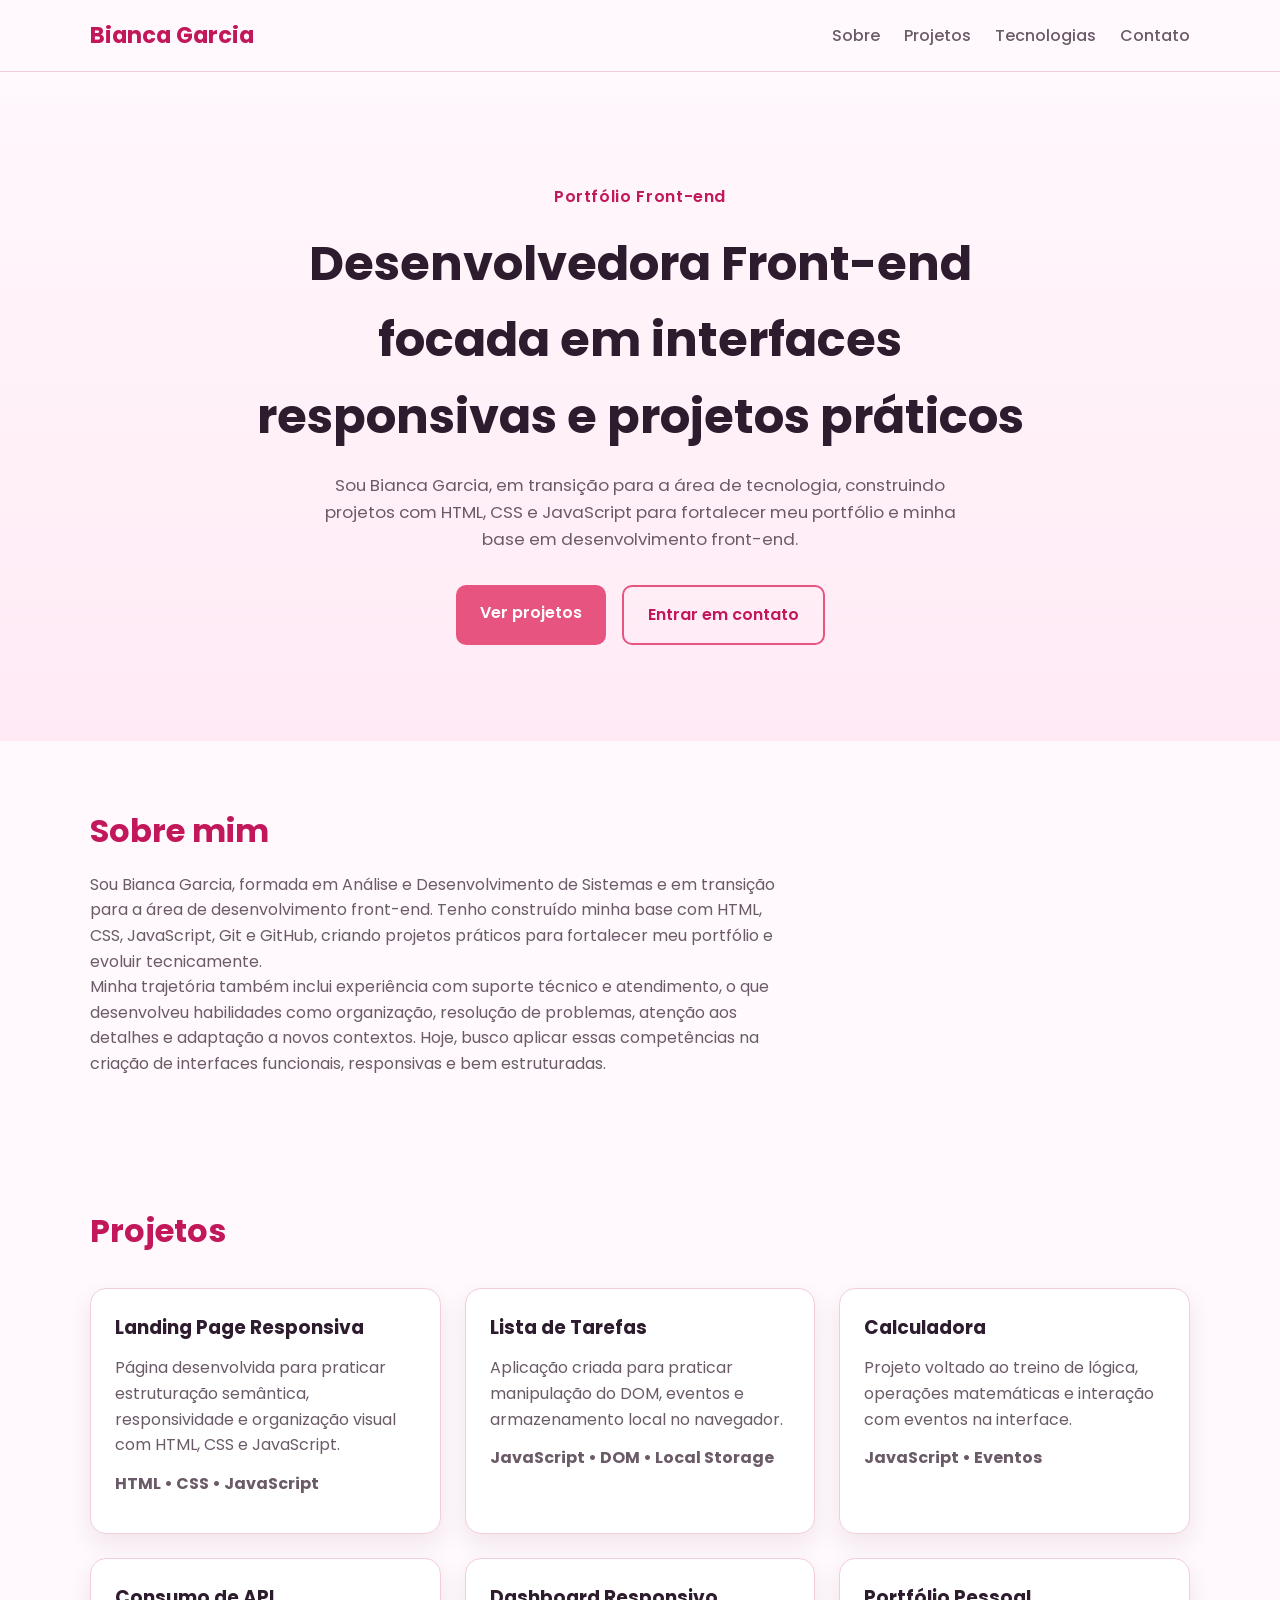
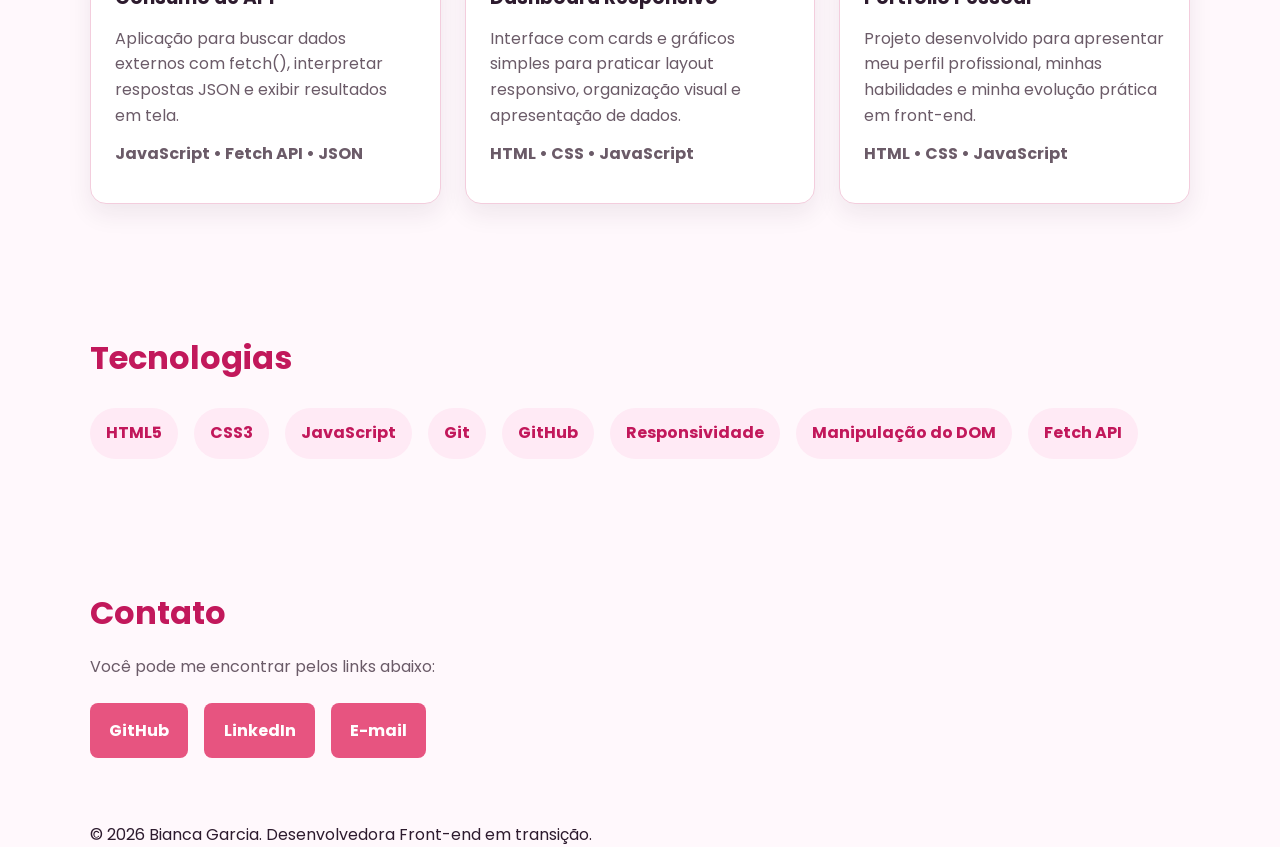
<file: index.html>
<!DOCTYPE html>
<html lang="pt-BR">

<head>
    <meta charset="UTF-8">
    <meta name="viewport" content="width=device-width, initial-scale=1.0">
    <title>Bianca Oliveira Garcia | Desenvolvedora Front-End</title>
    <link rel="preconnect" href="https://fonts.gstatic.com" crossorigin>
    <link href="https://fonts.googleapis.com/css2?family=Poppins:wght@400;500;600;700&display=swap" rel="stylesheet">
    <link rel="stylesheet" href="style.css">

</head>

<body><!-- logo/nome + menu -->
    <header class="header">
        <div class="container">

            <nav class="nav">

                <h1 class="logo">Bianca Garcia</h1>

                <ul class="nav-list">
                    <li><a href="#about">Sobre</a></li>
                    <li><a href="#projects">Projetos</a></li>
                    <li><a href="#skills">Tecnologias</a></li>
                    <li><a href="#contact">Contato</a></li>
                </ul>

            </nav>
        </div>

    </header>

    <main>
        <section class="hero" id="hero">
  <div class="container">
    <p class="hero-tag">Portfólio Front-end</p>

    <h2>Desenvolvedora Front-end focada em interfaces responsivas e projetos práticos</h2>

    <p class="hero-text">
      Sou Bianca Garcia, em transição para a área de tecnologia, construindo projetos com HTML,
      CSS e JavaScript para fortalecer meu portfólio e minha base em desenvolvimento front-end.
    </p>

    <div class="hero-buttons">
      <a href="#projects" class="btn primary">Ver projetos</a>
      <a href="#contact" class="btn secondary">Entrar em contato</a>
    </div>
  </div>
</section>


        <!-- sobre mim -->
        <section class="about" id="about">
            <div class="container">
                <h2>Sobre mim</h2>
                <p>
                    Sou Bianca Garcia, formada em Análise e Desenvolvimento de Sistemas e em transição para a área
                    de desenvolvimento front-end. Tenho construído minha base com HTML, CSS, JavaScript, Git e GitHub,
                    criando projetos práticos para fortalecer meu portfólio e evoluir tecnicamente.
                </p>
                <p>
                    Minha trajetória também inclui experiência com suporte técnico e atendimento, o que desenvolveu
                    habilidades como organização, resolução de problemas, atenção aos detalhes e adaptação a novos
                    contextos.
                    Hoje, busco aplicar essas competências na criação de interfaces funcionais, responsivas e bem
                    estruturadas.
                </p>
            </div>
        </section>


        <section class="projects" id="projects">
            <div class="container">
                <h2>Projetos</h2>

                <div class="projects-grid">
                    <article class="project-card">
                        <h3>Landing Page Responsiva</h3>
                        <p>
                            Página desenvolvida para praticar estruturação semântica, responsividade
                            e organização visual com HTML, CSS e JavaScript.
                        </p>
                        <p class="stack">HTML • CSS • JavaScript</p>
                    </article>

                    <article class="project-card">
                        <h3>Lista de Tarefas</h3>
                        <p>
                            Aplicação criada para praticar manipulação do DOM, eventos
                            e armazenamento local no navegador.
                        </p>
                        <p class="stack">JavaScript • DOM • Local Storage</p>
                    </article>

                    <article class="project-card">
                        <h3>Calculadora</h3>
                        <p>
                            Projeto voltado ao treino de lógica, operações matemáticas
                            e interação com eventos na interface.
                        </p>
                        <p class="stack">JavaScript • Eventos</p>
                    </article>

                    <article class="project-card">
                        <h3>Consumo de API</h3>
                        <p>
                            Aplicação para buscar dados externos com fetch(),
                            interpretar respostas JSON e exibir resultados em tela.
                        </p>
                        <p class="stack">JavaScript • Fetch API • JSON</p>
                    </article>

                    <article class="project-card">
                        <h3>Dashboard Responsivo</h3>
                        <p>
                            Interface com cards e gráficos simples para praticar layout responsivo,
                            organização visual e apresentação de dados.
                        </p>
                        <p class="stack">HTML • CSS • JavaScript</p>
                    </article>

                    <article class="project-card">
                        <h3>Portfólio Pessoal</h3>
                        <p>
                            Projeto desenvolvido para apresentar meu perfil profissional,
                            minhas habilidades e minha evolução prática em front-end.
                        </p>
                        <p class="stack">HTML • CSS • JavaScript</p>
                    </article>
                </div>
            </div>
        </section>

        <section class="skills" id="skills">
            <div class="container">
                <h2>Tecnologias</h2>

                <ul class="skills-list">
                    <li>HTML5</li>
                    <li>CSS3</li>
                    <li>JavaScript</li>
                    <li>Git</li>
                    <li>GitHub</li>
                    <li>Responsividade</li>
                    <li>Manipulação do DOM</li>
                    <li>Fetch API</li>
                </ul>
            </div>
        </section>

        <section class="contact" id="contact">
  <div class="container">
    <h2>Contato</h2>
    <p>Você pode me encontrar pelos links abaixo:</p>

    <div class="contact-links">
      <a href="https://github.com/biancaofficial-blip" target="_blank" rel="noopener noreferrer">GitHub</a>
      <a href="https://www.linkedin.com/in/garcia-bianca" target="_blank" rel="noopener noreferrer">LinkedIn</a>
      <a href="mailto:bianca_garcia@outlook.com">E-mail</a>
    </div>
  </div>
</section>
    </main>

    <footer class="footer">
  <div class="container">
    <p>© 2026 Bianca Garcia. Desenvolvedora Front-end em transição.</p>
  </div>
</footer>
        <!-- copyright ou mensagem final -->
    </footer>
</body>

</html>
</file>
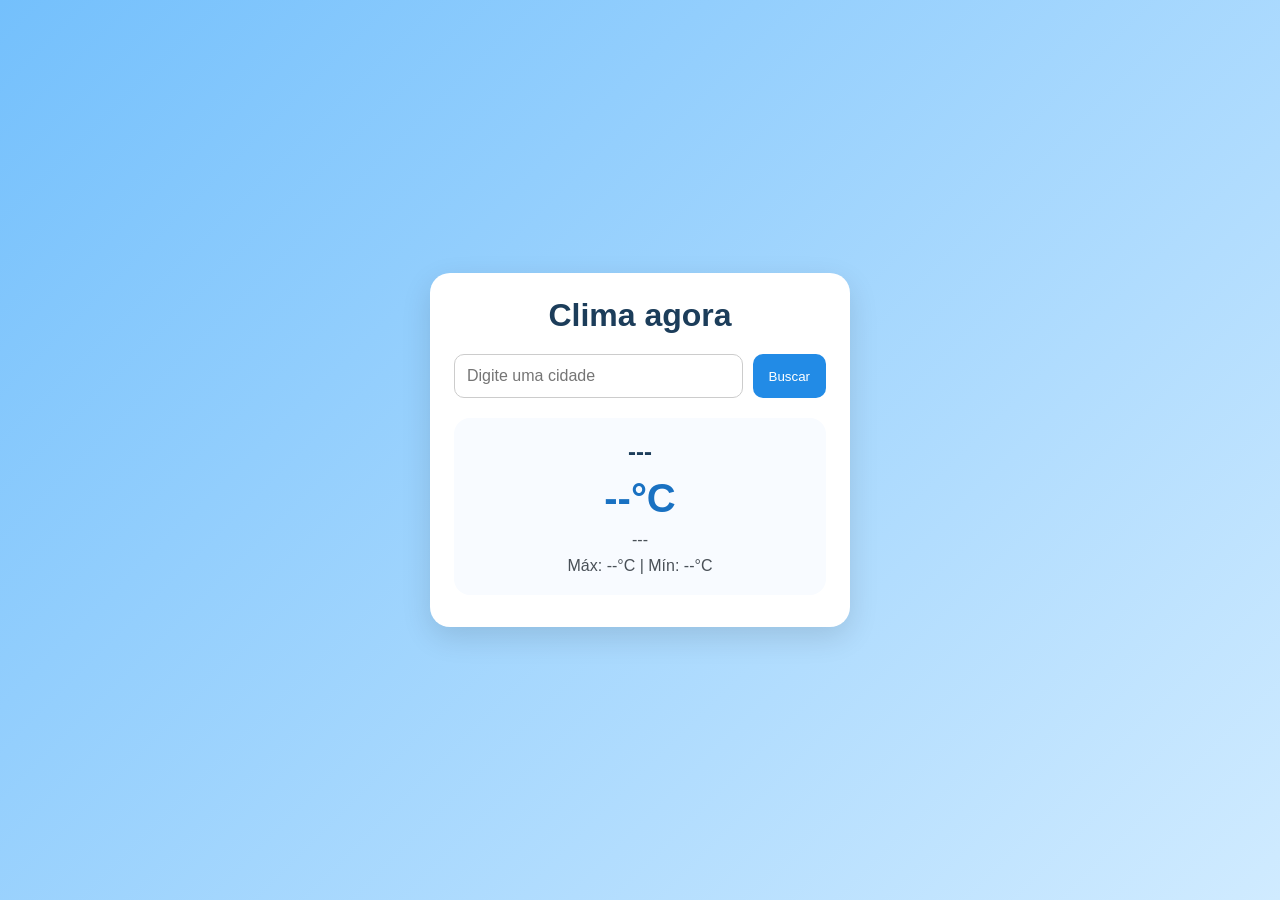
<file: projetos/weather-app/index.html>
<!DOCTYPE html>
<html lang="pt-BR">
<head>
  <meta charset="UTF-8" />
  <meta name="viewport" content="width=device-width, initial-scale=1.0" />
  <title>Weather App</title>
  <link rel="stylesheet" href="style.css" />
</head>
<body>
  <main class="app">
    <h1>Clima agora</h1>

    <form id="weather-form" class="search-box">
      <input
        type="text"
        id="city-input"
        placeholder="Digite uma cidade"
        required
      />
      <button type="submit">Buscar</button>
    </form>

    <section class="weather-card" id="weather-card">
      <h2 id="city-name">---</h2>
      <p id="temperature">--°C</p>
      <p id="description">---</p>
      <p id="details">Máx: --°C | Mín: --°C</p>
    </section>

    <p id="message"></p>
  </main>

  <script src="script.js"></script>
</body>
</html>
</file>
<file: style.css>
:root {
    --background: #fff8fc;
    --background-secondary: #ffeaf5;
    --primary: #e75480;
    --primary-dark: #c2185b;
    --text: #2d1b2e;
    --text-secondary: #6b5b68;
    --white: #ffffff;
    --border: #f3cddd;
}

* {
    margin: 0;
    padding: 0;
    box-sizing: border-box;
}
html {
  scroll-behavior: smooth;
}
body {
    font-family: 'Poppins', sans-serif;
    background-color: var(--background);
    color: var(--text);
    line-height: 1.6;
}

a {
    text-decoration: none;
    color: inherit;
}

ul {
    list-style: none;
}

.container {
    width: 90%;
    max-width: 1100px;
    margin: 0 auto;
}

.header {
  padding: 1.1rem 0;
  background-color: rgba(255, 248, 252, 0.92);
  border-bottom: 1px solid var(--border);
  position: sticky;
  top: 0;
  z-index: 1000;
  backdrop-filter: blur(10px);
}

.nav {
    display: flex;
    justify-content: space-between;
    align-items: center;
}

.logo {
    font-size: 1.4rem;
    color: var(--primary-dark);
}

.nav-list {
    display: flex;
    gap: 1.5rem;
}

.nav-list a {
  color: var(--text-secondary);
  font-weight: 500;
  transition: color 0.3s ease;
}

.nav-list a:hover {
  color: var(--primary);
}

.hero {
  padding: 7rem 0 6rem;
  text-align: center;
  background: linear-gradient(to bottom, var(--background), var(--background-secondary));
}

.hero-tag {
  color: var(--primary-dark);
  font-weight: 600;
  margin-bottom: 1rem;
  letter-spacing: 0.04em;
}

.hero h2 {
  font-size: 3rem;
  margin-bottom: 1rem;
  color: var(--text);
  max-width: 800px;
  margin-left: auto;
  margin-right: auto;
}

.hero-text {
  max-width: 650px;
  margin: 0 auto 2rem;
  color: var(--text-secondary);
  font-size: 1.05rem;
}

.hero-buttons {
    display: flex;
    justify-content: center;
    gap: 1rem;
}

.btn {
  display: inline-block;
  padding: 0.95rem 1.5rem;
  border-radius: 10px;
  font-weight: 600;
  transition: background-color 0.3s ease, color 0.3s ease, transform 0.3s ease, box-shadow 0.3s ease;
}

.btn:hover {
  transform: translateY(-2px);
}

.primary {
    background-color: var(--primary);
    color: var(--white);
}

.secondary {
    border: 2px solid var(--primary);
    color: var(--primary-dark);
}


.about,
.projects,
.skills,
.contact {
    padding: 4rem 0;
}

.about h2,
.projects h2,
.skills h2,
.contact h2 {
    font-size: 2rem;
    margin-bottom: 1rem;
    color: var(--primary-dark);
}

.about p,
.contact p {
    max-width: 700px;
    color: var(--text-secondary);
}

.projects-grid {
    display: grid;
    grid-template-columns: repeat(3, 1fr);
    gap: 1.5rem;
    margin-top: 2rem;
}

.project-card {
  background-color: var(--white);
  padding: 1.5rem;
  border: 1px solid var(--border);
  border-radius: 16px;
  box-shadow: 0 10px 25px rgba(45, 27, 46, 0.08);
  transition: transform 0.3s ease, box-shadow 0.3s ease;
}

.project-card:hover {
  transform: translateY(-6px);
  box-shadow: 0 14px 30px rgba(45, 27, 46, 0.12);
}

.project-card h3 {
    margin-bottom: 0.8rem;
    color: var(--text);
}

.project-card p {
    color: var(--text-secondary);
    margin-bottom: 0.8rem;
}

.stack {
    font-weight: bold;
    color: var(--primary-dark);
}

.skills-list {
    display: flex;
    flex-wrap: wrap;
    gap: 1rem;
    margin-top: 1.5rem;
}

.skills-list li {
    background-color: var(--background-secondary);
    color: var(--primary-dark);
    padding: 0.8rem 1rem;
    border-radius: 999px;
    font-weight: bold;
}

.contact-links {
    display: flex;
    gap: 1rem;
    margin-top: 1.5rem;
}

.contact-links a {
    background-color: var(--primary);
    color: var(--white);
    padding: 0.9rem 1.2rem;
    border-radius: 8px;
    font-weight: bold;
}

..footer {
  padding: 2rem 0;
  text-align: center;
  border-top: 1px solid var(--border);
  color: var(--text-secondary);
  margin-top: 3rem;
  background-color: var(--background);
}



.nav-list a:hover {
    color: var(--primary);
}

.btn:hover,
.contact-links a:hover {
    opacity: 0.9;
    transition: 0.3s ease;
}

.project-card:hover {
    transform: translateY(-4px);
    transition: 0.3s ease;

}

@media (max-width: 900px) {
  .projects-grid {
    grid-template-columns: repeat(2, 1fr);
  }

  .nav {
    flex-direction: column;
    gap: 1rem;
  }
}

@media (max-width: 600px) {
  .hero h2 {
    font-size: 2rem;
  }

  .projects-grid {
    grid-template-columns: 1fr;
  }

  .hero-buttons,
  .contact-links,
  .nav-list {
    flex-direction: column;
    align-items: center;
  }
  section {
  scroll-margin-top: 90px;
}
}
</file>
<file: projetos/weather-app/style.css>
* {
  margin: 0;
  padding: 0;
  box-sizing: border-box;
}

body {
  min-height: 100vh;
  display: grid;
  place-items: center;
  font-family: Arial, sans-serif;
  background: linear-gradient(135deg, #74c0fc, #d0ebff);
  padding: 20px;
}

.app {
  width: 100%;
  max-width: 420px;
  background: white;
  padding: 24px;
  border-radius: 20px;
  box-shadow: 0 10px 30px rgba(0, 0, 0, 0.12);
  text-align: center;
}

h1 {
  margin-bottom: 20px;
  color: #1c3d5a;
}

.search-box {
  display: flex;
  gap: 10px;
  margin-bottom: 20px;
}

.search-box input {
  flex: 1;
  padding: 12px;
  border: 1px solid #ccc;
  border-radius: 10px;
  font-size: 1rem;
}

.search-box button {
  padding: 12px 16px;
  border: none;
  border-radius: 10px;
  background: #228be6;
  color: white;
  cursor: pointer;
}

.search-box button:hover {
  background: #1c7ed6;
}

.weather-card {
  background: #f8fbff;
  border-radius: 16px;
  padding: 20px;
}

#city-name {
  color: #1c3d5a;
  margin-bottom: 10px;
}

#temperature {
  font-size: 2.5rem;
  font-weight: bold;
  color: #1971c2;
  margin-bottom: 10px;
}

#description,
#details,
#message {
  color: #495057;
  margin-top: 8px;
}
</file>
